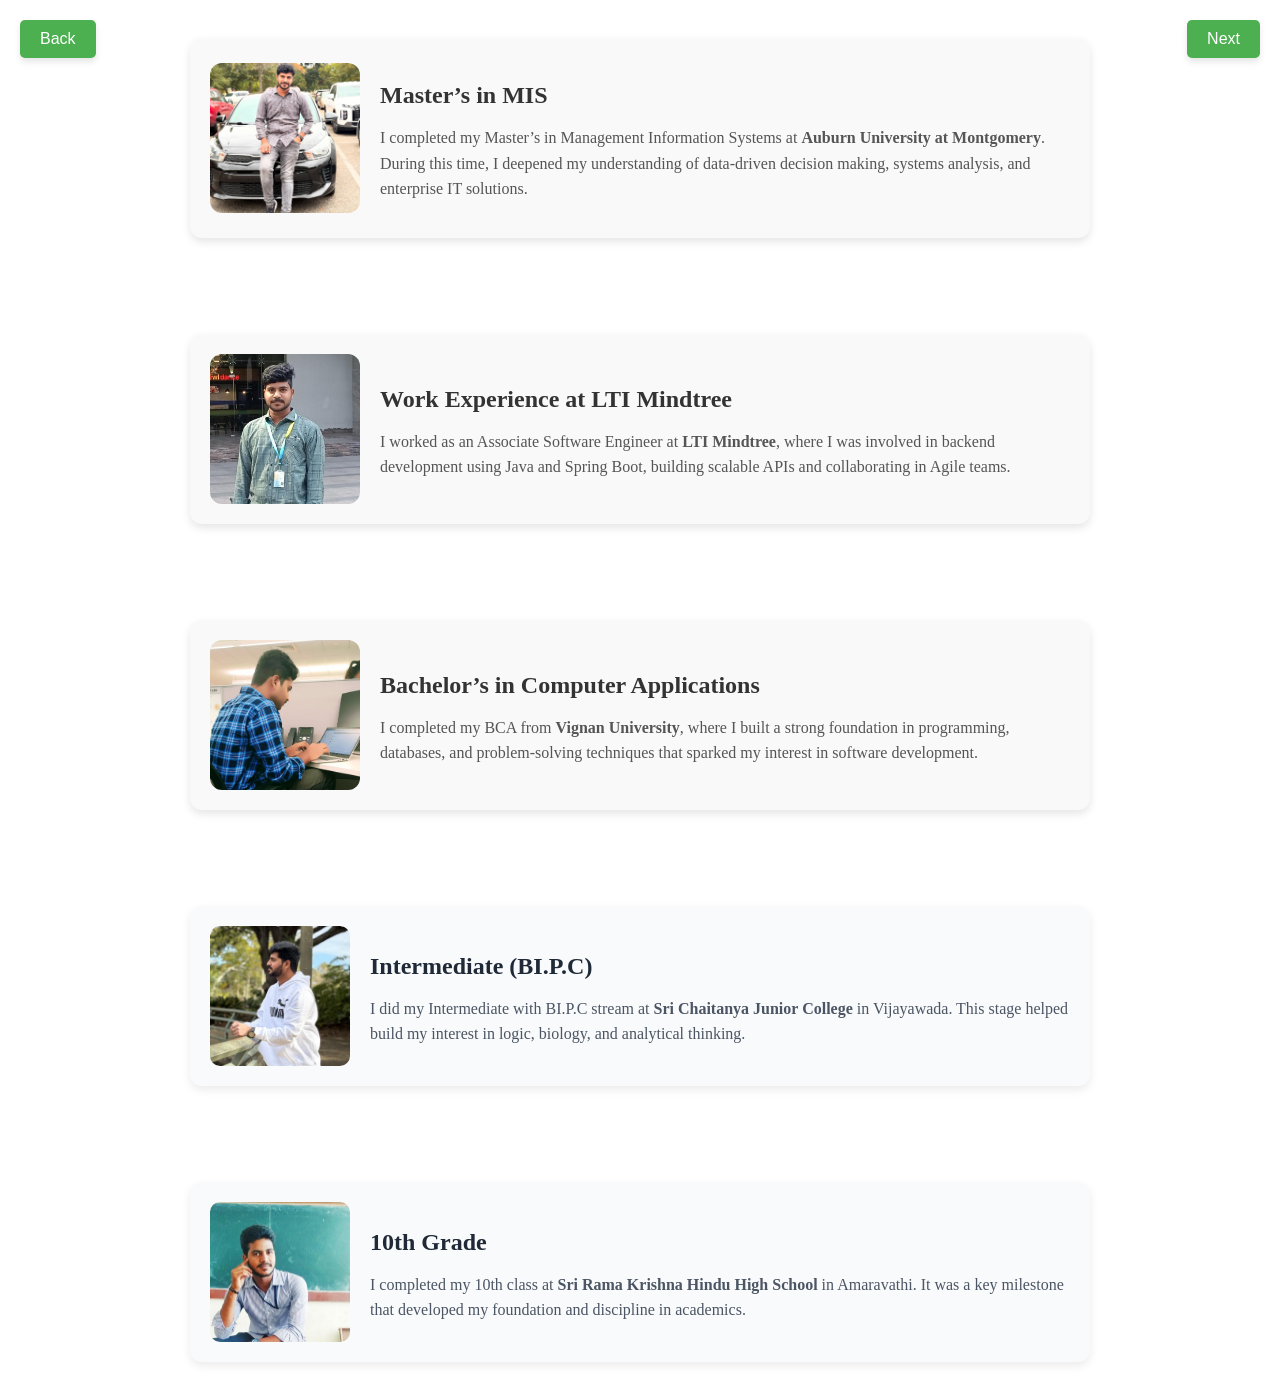
<file: about-me.html>
<html>
    <head>
        <title>About Me</title>
        <style>



.nav-btn {
    position: fixed;
    top: 20px; /* Distance from the top of the page */
    padding: 10px 20px; /* Padding around the text */
    font-size: 16px; /* Font size */
    color: white; /* Text color */
    background-color: #4CAF50; /* Green background color */
    border: none; /* No border */
    border-radius: 5px; /* Rounded corners */
    cursor: pointer; /* Pointer cursor on hover */
    box-shadow: 0px 4px 6px rgba(0, 0, 0, 0.1); /* Shadow for depth */
}

.back-btn {
    left: 20px; /* Position on the left side */
}

.next-btn {
    right: 20px; /* Position on the right side */
}

.nav-btn:hover {
    background-color: #45a049; /* Darker green when hovered */
}
          .about-me {
    display: flex;
    align-items: center;
    justify-content: flex-end; /* Push everything to the right */
    gap: 20px;
    padding: 20px;
    text-align: left; /* Align text properly */
    width: 100%;
    position: absolute;
    right: 0;
}

.text-container {
    font-size: 18px;
    font-weight: bold;
    color: #333;
    max-width: 300px;
}

.profile-container {
    width: 120px;
    height: 120px;
}

.profile-container img {
    width: 100%;
    height: 100%;
    border-radius: 50%;
    object-fit: cover;
    box-shadow: 0px 4px 6px rgba(0, 0, 0, 0.1);
}




.about-section {
    display: flex;
    flex-direction: column;
    gap: 30px;
    padding: 30px;
    max-width: 900px;
    margin: auto;
}

.about-block {
    display: flex;
    align-items: center;
    gap: 20px;
    background: #f9f9f9;
    padding: 20px;
    border-radius: 12px;
    box-shadow: 0 4px 8px rgba(0, 0, 0, 0.1);
}

.about-block img {
    width: 150px;
    height: 150px;
    object-fit: cover;
    border-radius: 12px;
    flex-shrink: 0;
}

.about-text {
    flex: 1;
}

.about-text h3 {
    margin-bottom: 10px;
    font-size: 1.5rem;
    color: #333;
}

.about-text p {
    font-size: 1rem;
    color: #555;
    line-height: 1.6;
}



.education-section {
  display: flex;
  flex-direction: column;
  gap: 30px;
  padding: 30px;
}

.education-item {
  display: flex;
  align-items: center;
  background-color: #f9fafb;
  border-radius: 12px;
  padding: 20px;
  gap: 20px;
  box-shadow: 0 4px 10px rgba(0, 0, 0, 0.08);
}

.education-img {
  width: 140px;
  height: 140px;
  border-radius: 10px;
  object-fit: cover;
  flex-shrink: 0;
}

.education-text {
  flex: 1;
}

.education-text h3 {
  font-size: 1.5rem;
  margin-bottom: 10px;
  color: #1f2937;
}

.education-text p {
  font-size: 1rem;
  color: #4b5563;
  line-height: 1.6;
}

/* Responsive for smaller screens */
@media (max-width: 768px) {
  .education-item {
    flex-direction: column;
    text-align: center;
  }

  .education-img {
    width: 100px;
    height: 100px;
  }
}


.back-button {
  position: absolute;
  top: 20px;
  right: 20px;
  background-color: #4b5563; /* Gray-700 */
  color: white;
  border: none;
  padding: 10px 20px;
  border-radius: 8px;
  cursor: pointer;
  font-size: 1rem;
  transition: background-color 0.3s ease;
  z-index: 999; /* Stay on top */
}

.back-button:hover {
  background-color: #1f2937; /* Gray-900 */
}


       </style>
    </head>
    
    <body>
        
        <script>
            window.alert("More about Ganesh");
        </script>
        <button class="nav-btn back-btn" onclick="window.history.back()">Back</button>
<button class="nav-btn next-btn" onclick="window.location.href='resume.html'">Next</button>

        
        
            <div class="about-section">
                <!-- Master's Section -->
                <div class="about-block">
                    <img src="masters.jpg" alt=" ">
                    <div class="about-text">
                        <h3>Master’s in MIS</h3>
                        <p>I completed my Master’s in Management Information Systems at <strong>Auburn University at Montgomery</strong>. During this time, I deepened my understanding of data-driven decision making, systems analysis, and enterprise IT solutions.</p>
                    </div>
                </div><br><br>
            
                <!-- Work Experience Section -->
                <div class="about-block">
                    <img src="job.jpg" alt="LTI Mindtree Work">
                    <div class="about-text">
                        <h3>Work Experience at LTI Mindtree</h3>
                        <p>I worked as an Associate Software Engineer at<strong> LTI Mindtree</strong>, where I was involved in backend development using Java and Spring Boot, building scalable APIs and collaborating in Agile teams.</p>
                    </div>
                </div><br><br>
            
                <!-- Bachelor's Section -->
                <div class="about-block">
                    <img src="vignan.jpg" alt="Bachelor's at Vignan University">
                    <div class="about-text">
                        <h3>Bachelor’s in Computer Applications</h3>
                        <p>I completed my BCA from <strong>Vignan University</strong>, where I built a strong foundation in programming, databases, and problem-solving techniques that sparked my interest in software development.</p>
                    </div>

                </div><br>
                <br>
                 <!-- Intermediate Section -->
            <div class="education-item">
                <img src="inter.jpg" alt=" " class="education-img">
                <div class="education-text">
                  <h3>Intermediate (BI.P.C)</h3>
                  <p>I did my Intermediate with BI.P.C stream at <strong> Sri Chaitanya Junior College</strong> in Vijayawada. This stage helped build my interest in logic, biology, and analytical thinking.</p>
                </div>
              </div><br><br>
            
              <!-- 10th Class Section -->
              <div class="education-item">
                <img src="srk.jpg" alt=" " class="education-img">
                <div class="education-text">
                  <h3>10th Grade</h3>
                  <p>I completed my 10th class at <Strong>Sri Rama Krishna Hindu High School</Strong> in Amaravathi. It was a key milestone that developed my foundation and discipline in academics.</p>
                </div>
              </div>
            
</body>
</html>
</file>
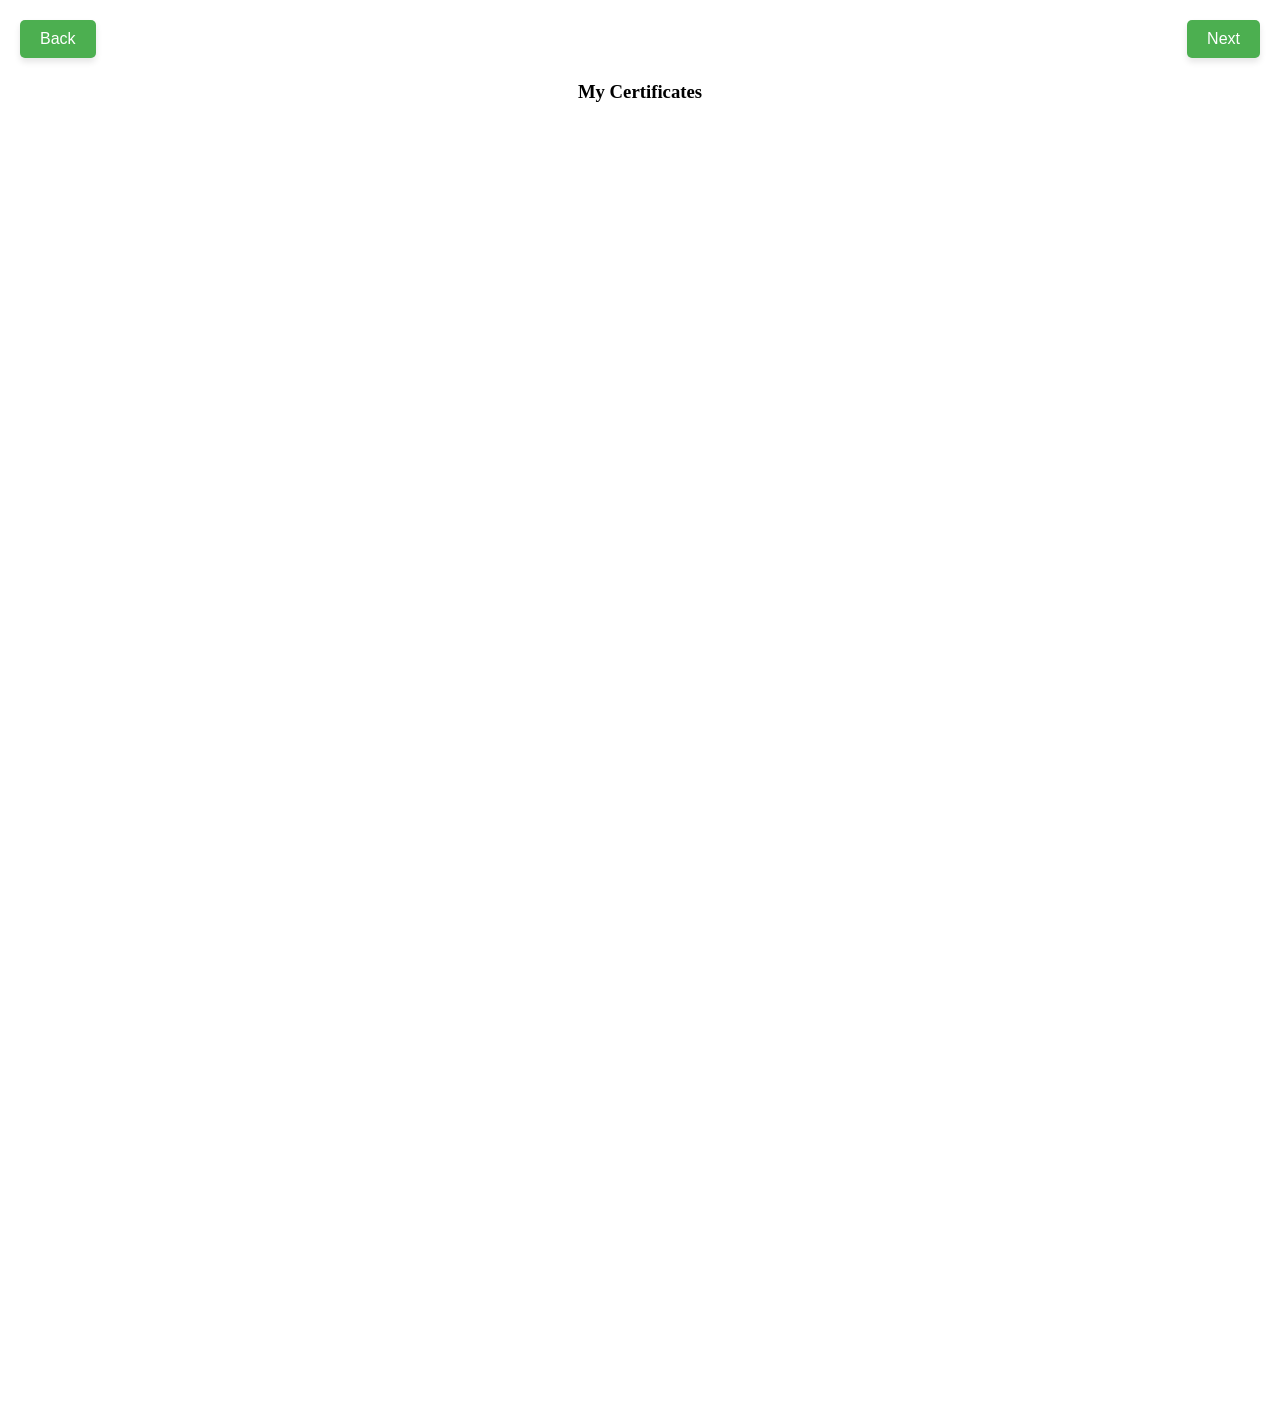
<file: certificate.html>
<html>
    <head>
        <style>

.nav-btn {
    position: fixed;
    top: 20px; /* Distance from the top of the page */
    padding: 10px 20px; /* Padding around the text */
    font-size: 16px; /* Font size */
    color: white; /* Text color */
    background-color: #4CAF50; /* Green background color */
    border: none; /* No border */
    border-radius: 5px; /* Rounded corners */
    cursor: pointer; /* Pointer cursor on hover */
    box-shadow: 0px 4px 6px rgba(0, 0, 0, 0.1); /* Shadow for depth */
}

.back-btn {
    left: 20px; /* Position on the left side */
}

.next-btn {
    right: 20px; /* Position on the right side */
}

.nav-btn:hover {
    background-color: #45a049; /* Darker green when hovered */
}

.pdf{
    height : 70vh;
    width: 100%;
    border: none;
  margin-top: 10px;
}
.pdf2{
    height : 70vh;
    width: 100%;
    border: none;
  margin-top: 10px;
}


            </style>
            </head>
<body>
    <button class="nav-btn back-btn" onclick="window.history.back()">Back</button>
<button class="nav-btn next-btn" onclick="window.location.href='contact.html'">Next</button><br><br>
<br>
<h3 style="text-align: center;">My Certificates</h3>

<iframe src="Certificate.1.pdf" class="pdf"></iframe><br>

<iframe src="Certificate.2.pdf" class="pdf2"></iframe>

    </body>
</html>
</file>
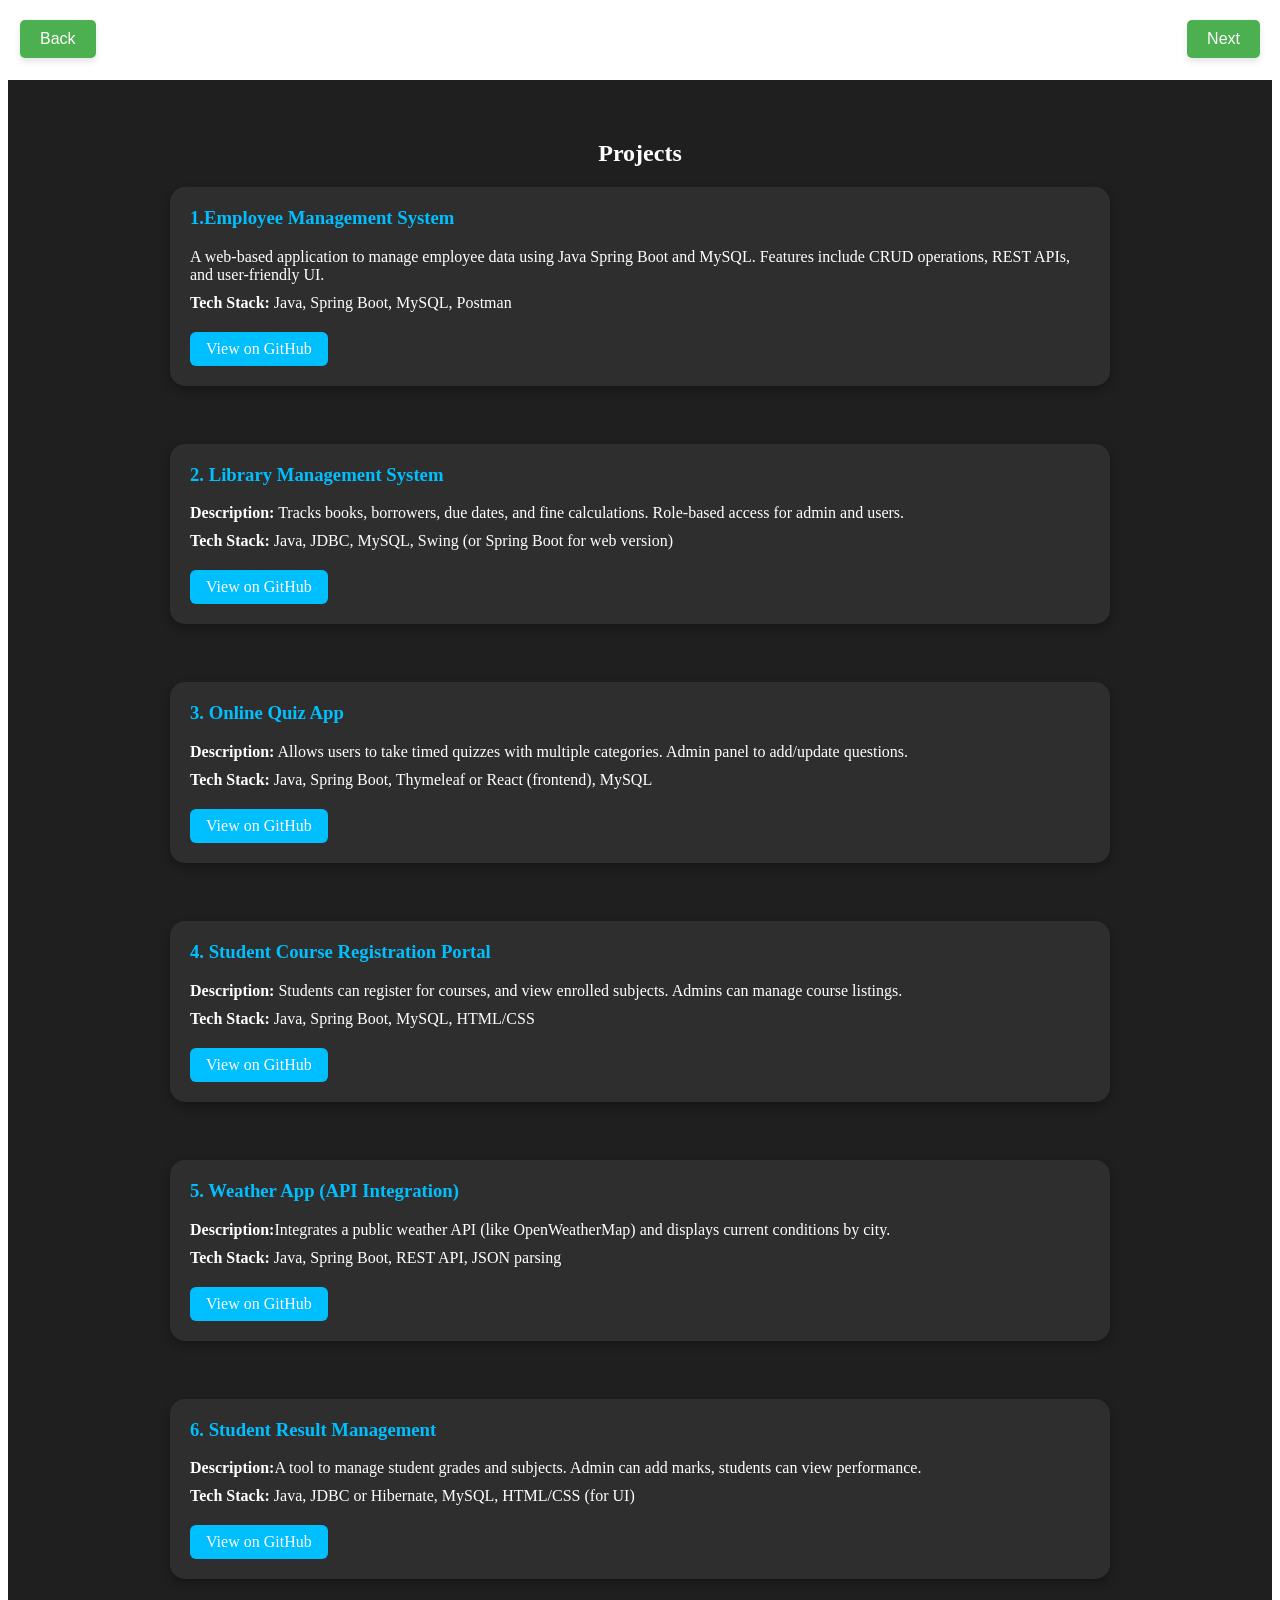
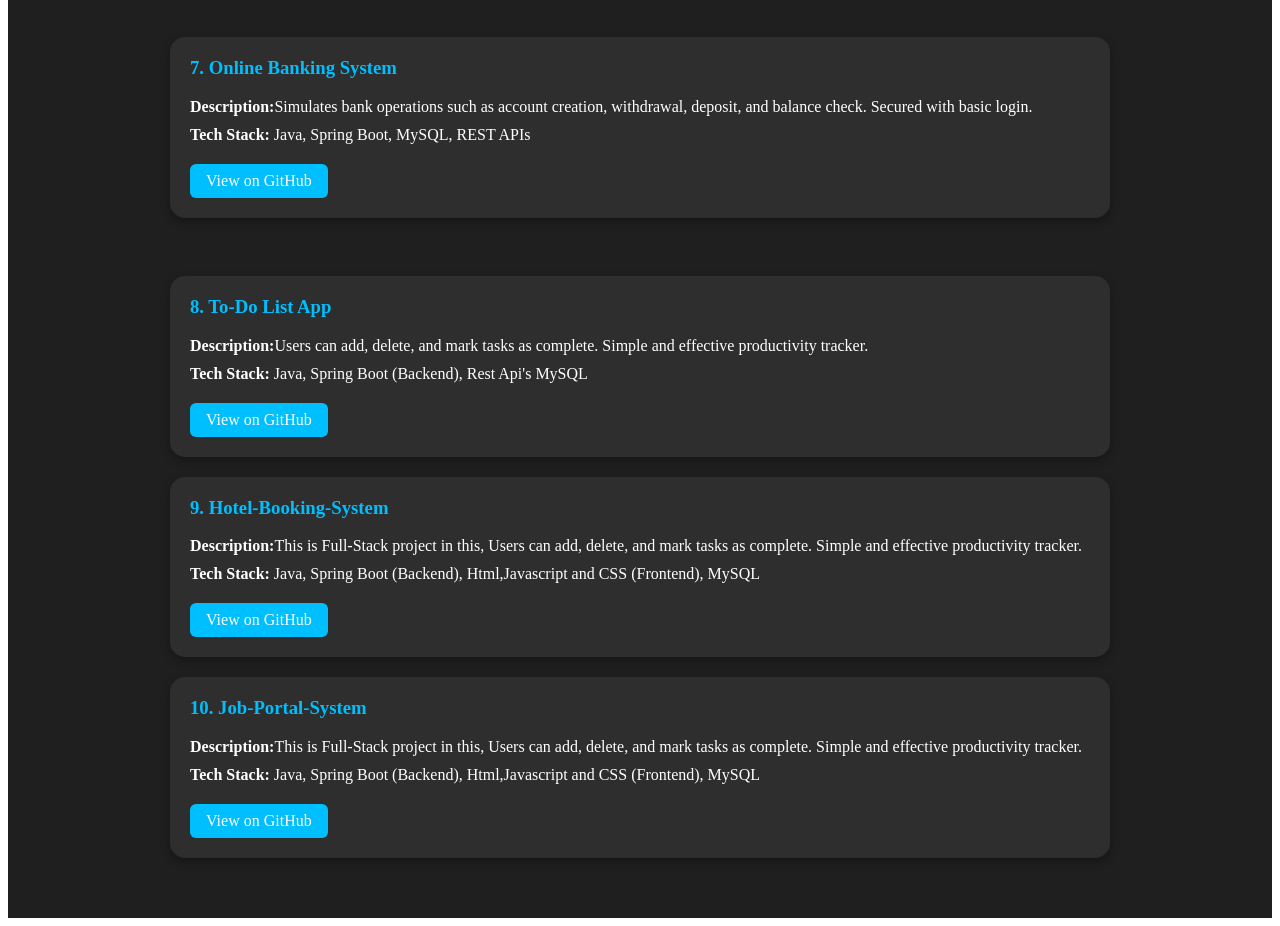
<file: projects.html>
<html>
    <head>
        <style>
           .nav-btn {
    position: fixed;
    top: 20px; /* Distance from the top of the page */
    padding: 10px 20px; /* Padding around the text */
    font-size: 16px; /* Font size */
    color: white; /* Text color */
    background-color: #4CAF50; /* Green background color */
    border: none; /* No border */
    border-radius: 5px; /* Rounded corners */
    cursor: pointer; /* Pointer cursor on hover */
    box-shadow: 0px 4px 6px rgba(0, 0, 0, 0.1); /* Shadow for depth */
}

.back-btn {
    left: 20px; /* Position on the left side */
}

.next-btn {
    right: 20px; /* Position on the right side */
}

.nav-btn:hover {
    background-color: #45a049; /* Darker green when hovered */
}


.projects-section {
  padding: 40px;
  background-color: #1f1f1f;
  color: white;
  text-align: center;
}

.project-card {
  display: flex;
  flex-wrap: wrap;
  background-color: #2e2e2e;
  margin: 20px auto;
  border-radius: 15px;
  padding: 20px;
  max-width: 900px;
  box-shadow: 0 4px 10px rgba(0, 0, 0, 0.3);
}

.project-img {
  flex: 1;
  max-width: 250px;
  border-radius: 10px;
  margin-right: 20px;
}

.project-details {
  flex: 2;
  text-align: left;
}

.project-details h3 {
  margin-top: 0;
  color: #00bfff;
}

.project-details p {
  margin: 10px 0;
}

.project-link {
  display: inline-block;
  margin-top: 10px;
  padding: 8px 16px;
  background-color: #00bfff;
  color: white;
  text-decoration: none;
  border-radius: 6px;
  transition: background 0.3s ease;
}

.project-link:hover {
  background-color: #007acc;
}




        </style>
    </head>
    <body>
<script>
    window.alert("This Page Will Display the Projects of Ganesh");
</script>
<button class="nav-btn back-btn" onclick="window.history.back()">Back</button>
<button class="nav-btn next-btn" onclick="window.location.href='certificate.html'">Next</button><br><br>
<br><br>
    
           <section class="projects-section">
            <h2>Projects</h2>
          
            <div class="project-card">
           
              <div class="project-details">
                <h3>1.Employee Management System</h3>
                <p>A web-based application to manage employee data using Java Spring Boot and MySQL. Features include CRUD operations, REST APIs, and user-friendly UI.</p>
                <p><strong>Tech Stack:</strong> Java, Spring Boot, MySQL, Postman</p>
                <a href="https://github.com/ganesh8020/my-files" target="_blank" class="project-link">View on GitHub</a>
              </div>
            </div><br>            

            <div class="project-card">
              <div class="project-details">
                <h3>2. Library Management System</h3>
                <p><strong>Description:</strong> Tracks books, borrowers, due dates, and fine calculations. Role-based access for admin and users.</p>
                <p><strong>Tech Stack:</strong> Java, JDBC, MySQL, Swing (or Spring Boot for web version)</p>
                <a href="https://github.com/ganesh8020/my-files" target="_blank" class="project-link">View on GitHub</a>
              </div>
            </div><br>
            

            <div class="project-card">
              <div class="project-details">
                <h3>3. Online Quiz App</h3>
                <p><strong>Description:</strong> Allows users to take timed quizzes with multiple categories. Admin panel to add/update questions.</p>
                <p><strong>Tech Stack:</strong> Java, Spring Boot, Thymeleaf or React (frontend), MySQL </p>
                <a href="https://github.com/ganesh8020/my-files" target="_blank" class="project-link">View on GitHub</a>
              </div>
            </div><br>


            <div class="project-card">
              <div class="project-details">
                <h3>4.  Student Course Registration Portal</h3>
                <p><strong>Description:</strong> Students can register for courses, and view enrolled subjects. Admins can manage course listings.</p>
                <p><strong>Tech Stack:</strong> Java, Spring Boot, MySQL, HTML/CSS </p>
                <a href="https://github.com/ganesh8020/my-files" target="_blank" class="project-link">View on GitHub</a>
              </div>
            </div><br>

            <div class="project-card">
              <div class="project-details">
                <h3>5. Weather App (API Integration)</h3>
                <p><strong>Description:</strong>Integrates a public weather API (like OpenWeatherMap) and displays current conditions by city.</p>
                <p><strong>Tech Stack:</strong>  Java, Spring Boot, REST API, JSON parsing</p>
                <a href="https://github.com/ganesh8020/my-files" target="_blank" class="project-link">View on GitHub</a>
              </div>
            </div><br>
            
            <div class="project-card">
              <div class="project-details">
                <h3>6.  Student Result Management</h3>
                <p><strong>Description:</strong>A tool to manage student grades and subjects. Admin can add marks, students can view performance.</p>
                <p><strong>Tech Stack:</strong>  Java, JDBC or Hibernate, MySQL, HTML/CSS (for UI)</p>
                <a href="https://github.com/ganesh8020/my-files" target="_blank" class="project-link">View on GitHub</a>
              </div>
            </div><br>


            <div class="project-card">
              <div class="project-details">
                <h3>7.  Online Banking System</h3>
                <p><strong>Description:</strong>Simulates bank operations such as account creation, withdrawal, deposit, and balance check. Secured with basic login.</p>
                <p><strong>Tech Stack:</strong>  Java, Spring Boot, MySQL, REST APIs</p>
                <a href="https://github.com/ganesh8020/my-files" target="_blank" class="project-link">View on GitHub</a>
              </div>
            </div><br>
            

            <div class="project-card">
              <div class="project-details">
                <h3>8.  To-Do List App</h3>
                <p><strong>Description:</strong>Users can add, delete, and mark tasks as complete. Simple and effective productivity tracker.</p>
                <p><strong>Tech Stack:</strong>  Java, Spring Boot (Backend), Rest Api's MySQL</p>
                <a href="https://github.com/ganesh8020/my-files" target="_blank" class="project-link">View on GitHub</a>
              </div>
            </div>

            <div class="project-card">
              <div class="project-details">
                <h3>9. Hotel-Booking-System</h3>
                <p><strong>Description:</strong>This is Full-Stack project in this, Users can add, delete, and mark tasks as complete. Simple and effective productivity tracker.</p>
                <p><strong>Tech Stack:</strong>  Java, Spring Boot (Backend), Html,Javascript and CSS (Frontend), MySQL</p>
                <a href="https://ganesh8020.github.io/My-Portfolio" target="_blank" class="project-link">View on GitHub</a>
              </div>
            </div>
            
            <div class="project-card">
              <div class="project-details">
                <h3>10. Job-Portal-System</h3>
                <p><strong>Description:</strong>This is Full-Stack project in this, Users can add, delete, and mark tasks as complete. Simple and effective productivity tracker.</p>
                <p><strong>Tech Stack:</strong>  Java, Spring Boot (Backend), Html,Javascript and CSS (Frontend), MySQL</p>
                <a href="https://ganesh8020.github.io/My-Portfolio" target="_blank" class="project-link">View on GitHub</a>
              </div>
            </div>
            <!-- Add more project-cards here for additional projects -->
          </section>
          

</body>
    </html>
</file>
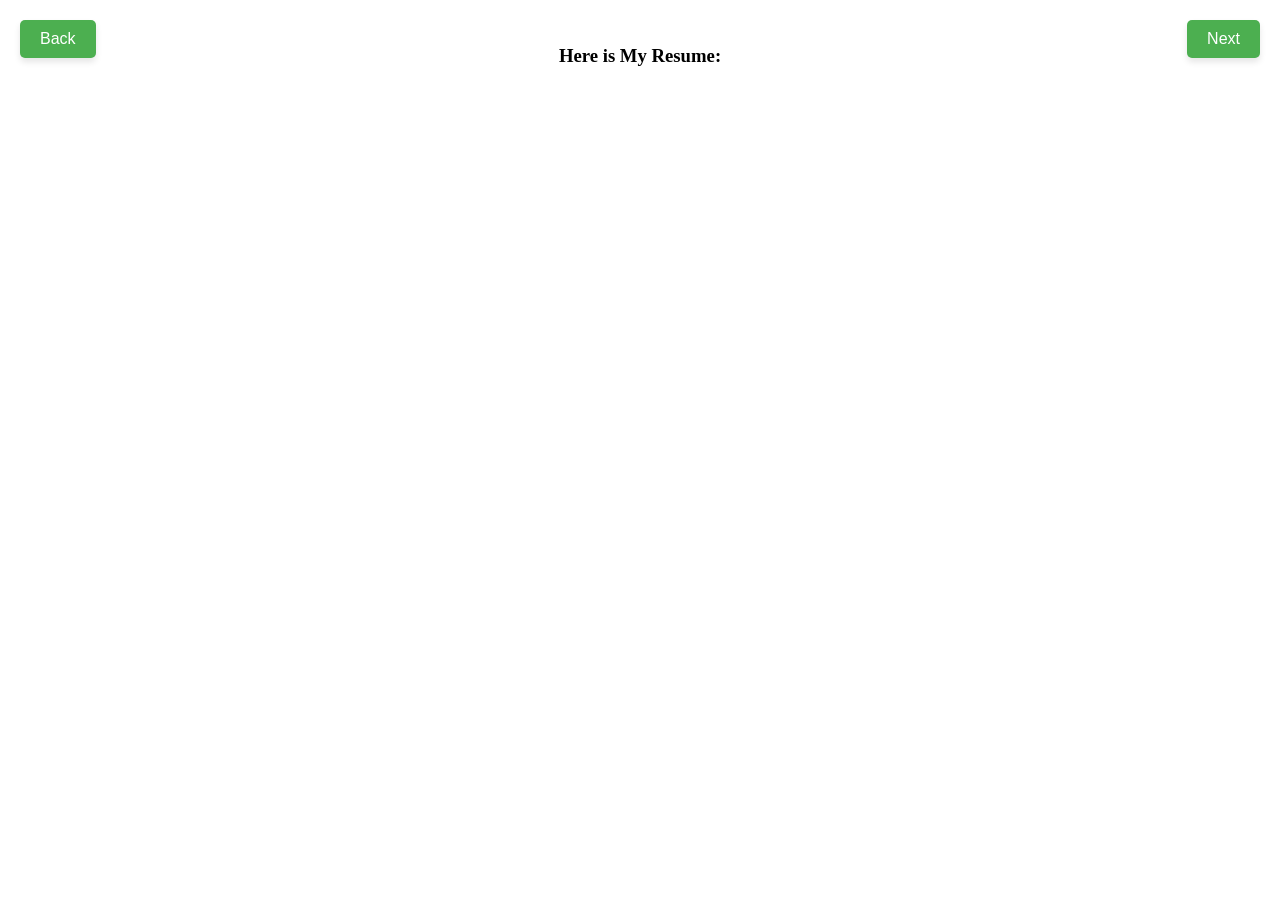
<file: resume.html>
<html>
    <head>
        <style>
            .nav-btn {
    position: fixed;
    top: 20px; /* Distance from the top of the page */
    padding: 10px 20px; /* Padding around the text */
    font-size: 16px; /* Font size */
    color: white; /* Text color */
    background-color: #4CAF50; /* Green background color */
    border: none; /* No border */
    border-radius: 5px; /* Rounded corners */
    cursor: pointer; /* Pointer cursor on hover */
    box-shadow: 0px 4px 6px rgba(0, 0, 0, 0.1); /* Shadow for depth */
}

.back-btn {
    left: 20px; /* Position on the left side */
}

.next-btn {
    right: 20px; /* Position on the right side */
}

.nav-btn:hover {
    background-color: #45a049; /* Darker green when hovered */
}

.resume-embed {
  width: 100%;
  height: 80vh;
  border: none;
  margin-top: 10px;
} 
        </style>
    </head>
<body>
<script>
    window.alert("This Page Will Display the Resume of Ganesh");
</script>
<button class="nav-btn back-btn" onclick="window.history.back()">Back</button>
<button class="nav-btn next-btn" onclick="window.location.href='projects.html'">Next</button><br>
<section class="about-me">
 
    <h3 style="text-align: center;">Here is My Resume:</h3>
    
  <!-- Embed the PDF -->
  <iframe src="Ganesh-Resume.pdf" class="resume-embed"></iframe>
</body>
</html>
</file>
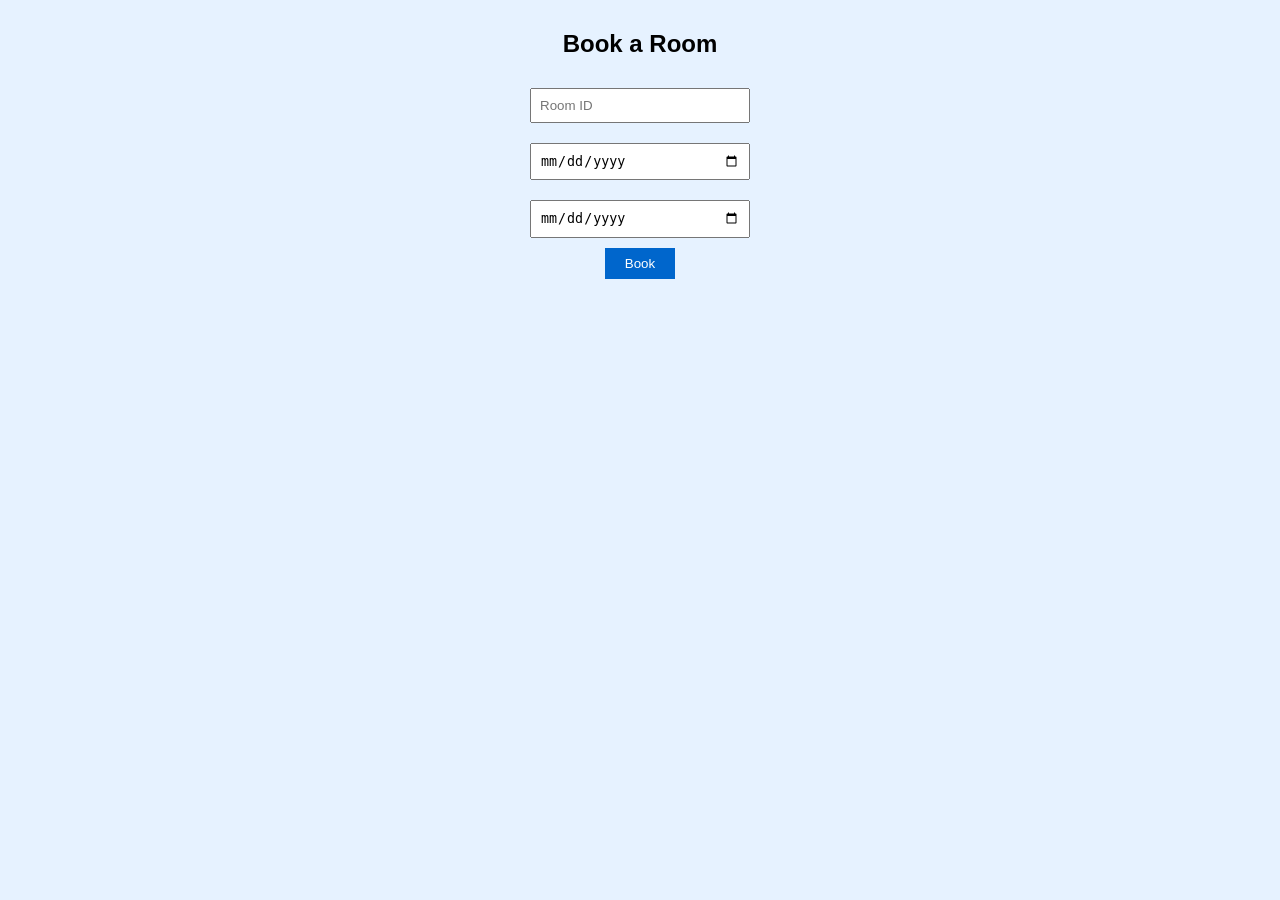
<file: My Projects/Hotel-Booking-System/Hotel-Booking-System/src/main/resources/hotel-booking-frontend/book.html>
<!DOCTYPE html>
<html>
<head>
  <title>Book a Room</title>
  <link rel="stylesheet" href="style.css">
</head>
<body>
  <h2>Book a Room</h2>
  <form id="bookForm">
    <input type="number" id="roomId" placeholder="Room ID" required><br>
    <input type="date" id="checkIn"><br>
    <input type="date" id="checkOut"><br>
    <button type="submit">Book</button>
  </form>

  <script>
    document.getElementById("bookForm").addEventListener("submit", async function(e) {
      e.preventDefault();
  
      const booking = {
        userId: localStorage.getItem("userId"), // Ensure this exists
        roomId: document.getElementById("roomId").value,
        checkInDate: document.getElementById("checkIn").value,
        checkOutDate: document.getElementById("checkOut").value,
        totalPrice: 0 // Backend should ideally calculate this
      };
  
      try {
        const res = await fetch("http://localhost:8080/bookings/make", {
  method: "POST",
  headers: { "Content-Type": "application/json" },
  body: JSON.stringify(booking)
});

if (res.ok) {
  alert("Room booked successfully!");
} else {
  alert("Booking failed.");
}

      } catch (error) {
        alert("Error: " + error.message);
      }
    });
  </script>
  
</body>
</html>
</file>
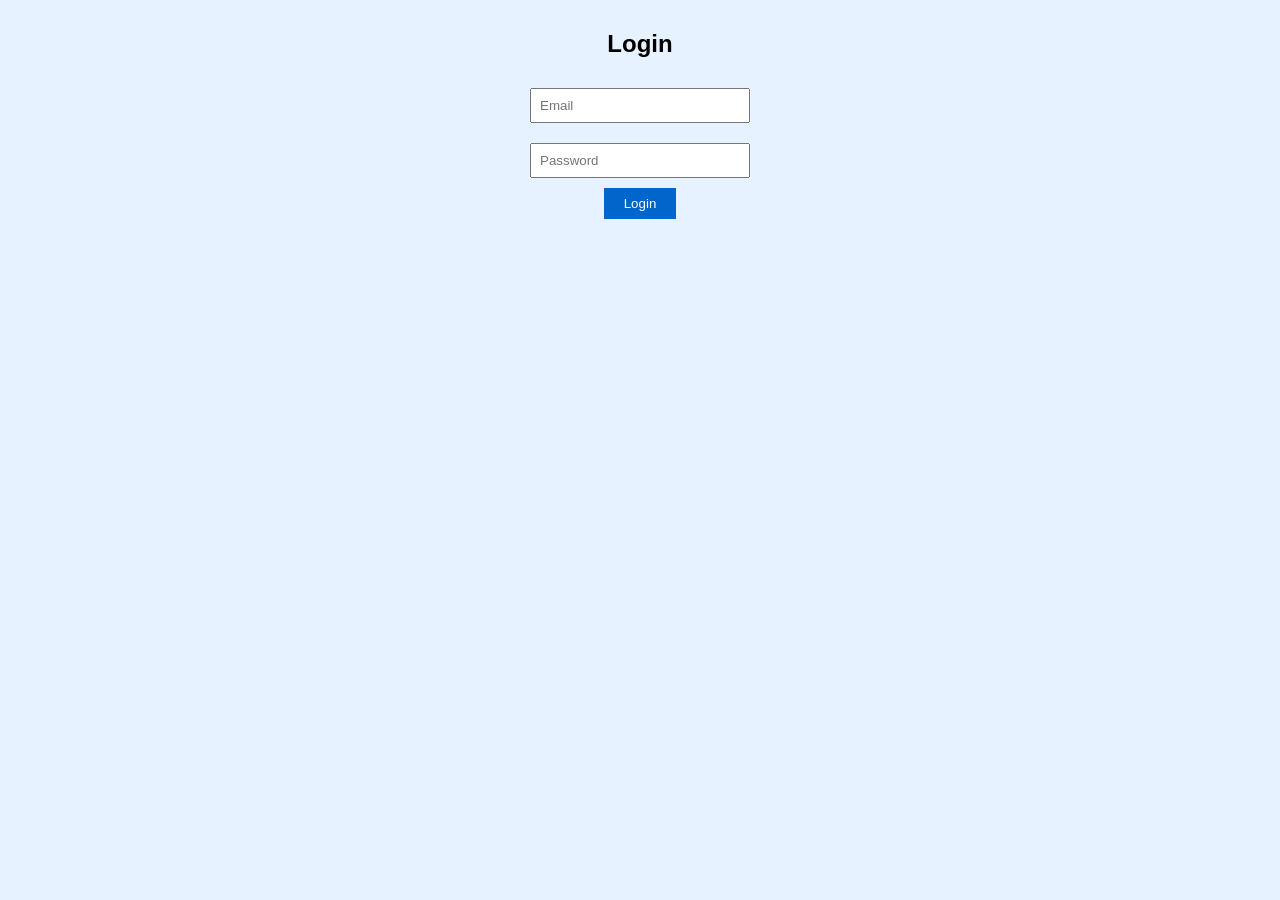
<file: My Projects/Hotel-Booking-System/Hotel-Booking-System/src/main/resources/hotel-booking-frontend/login.html>
<!DOCTYPE html>
<html>
<head>
  <title>Login</title>
  <link rel="stylesheet" href="style.css">
</head>
<body>
  <h2>Login</h2>
  <form id="loginForm">
    <input type="email" id="email" placeholder="Email" required><br>
    <input type="password" id="password" placeholder="Password" required><br>
    <button type="submit">Login</button>
  </form>
  <script>
    document.getElementById("loginForm").addEventListener("submit", async function(e) {
      e.preventDefault();
      const login = {
        email: document.getElementById("email").value,
        password: document.getElementById("password").value
      };
      const res = await fetch("http://localhost:8080/users/login", {
        method: "POST",
        headers: { "Content-Type": "application/json" },
        body: JSON.stringify(login)
      });
      const data = await res.json();
      alert("Login Successful. User ID: " + data.userId);
      localStorage.setItem("userId", data.userId);
    });
  </script>
</body>
</html>
</file>
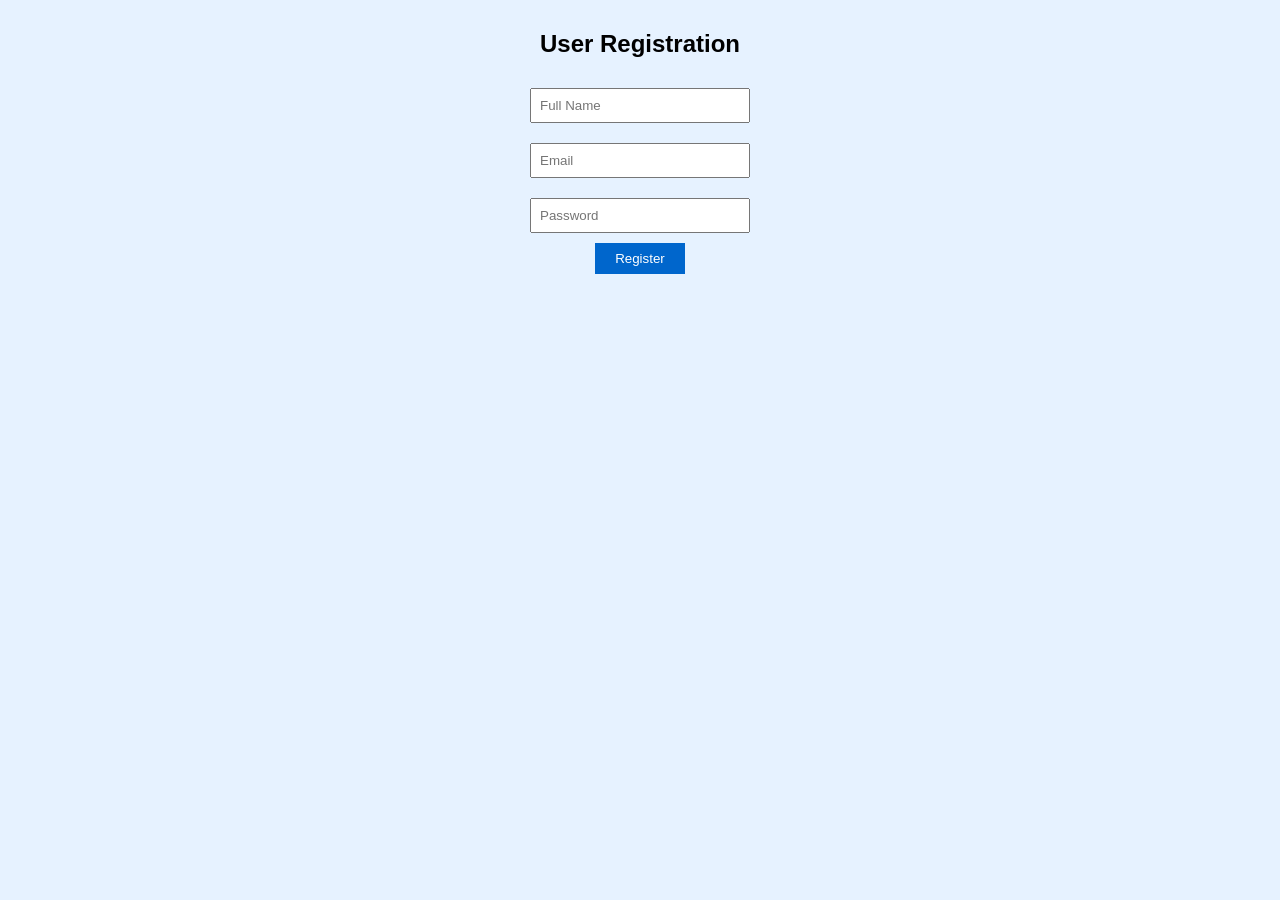
<file: My Projects/Hotel-Booking-System/Hotel-Booking-System/src/main/resources/hotel-booking-frontend/register.html>
<!DOCTYPE html>
<html>
<head>
  <title>Register</title>
  <link rel="stylesheet" href="style.css">
</head>
<body>
  <h2>User Registration</h2>
  <form id="registerForm">
    <input type="text" id="name" placeholder="Full Name" required><br>
    <input type="email" id="email" placeholder="Email" required><br>
    <input type="password" id="password" placeholder="Password" required><br>
    <button type="submit">Register</button>
  </form>
  
  <script>
    document.getElementById("registerForm").addEventListener("submit", async function(e) {
      e.preventDefault(); // prevents page reload
  
      const user = {
        name: document.getElementById("name").value,
        email: document.getElementById("email").value,
        password: document.getElementById("password").value
      };
  
      try {
        const response = await fetch("http://localhost:8080/users/register", {
          method: "POST",
          headers: { "Content-Type": "application/json" },
          body: JSON.stringify(user)
        });
  
        if (response.ok) {
          alert("Registered Successfully!");
        } else {
          const error = await response.text();
          alert("Registration failed: " + error);
        }
      } catch (err) {
        console.error("Error:", err);
        alert("Something went wrong. See console.");
      }
    });
  </script>
</file>
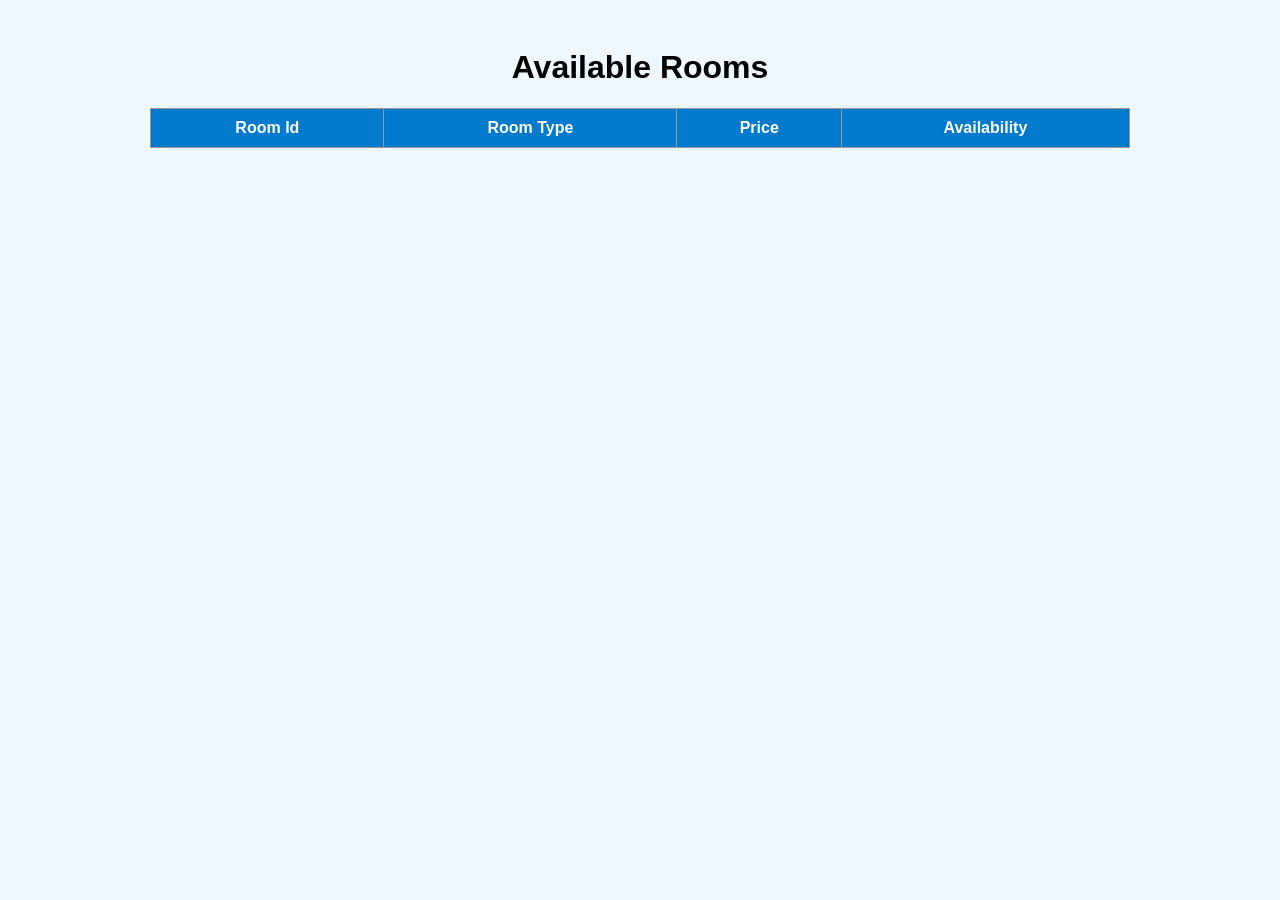
<file: My Projects/Hotel-Booking-System/Hotel-Booking-System/src/main/resources/hotel-booking-frontend/rooms.html>
<!DOCTYPE html>
<html lang="en">
<head>
  <meta charset="UTF-8">
  <title>View Rooms</title>
  <style>
    body {
      background-color: #f0f8ff;
      font-family: Arial;
      padding: 20px;
    }
    h1 {
      text-align: center;
    }
    table {
      margin: auto;
      border-collapse: collapse;
      width: 80%;
    }
    th, td {
      border: 1px solid #999;
      padding: 10px;
      text-align: center;
    }
    th {
      background-color: #007acc;
      color: white;
    }
  </style>
</head>
<body>
  <h1>Available Rooms</h1>
  <table id="roomTable">
    <thead>
      <tr>
        <th>Room Id</th>
        <th>Room Type</th>
        <th>Price</th>
        <th>Availability</th>
      </tr>
    </thead>
    <tbody></tbody>
  </table>

  <script>
    
    fetch('http://localhost:8080/room/getall')
  .then(response => response.json())
  .then(data => {
    const table = document.querySelector('#roomTable tbody');
    table.innerHTML = ''; // clear previous rows
    data.forEach(room => {
      const row = `<tr>
        <td>${room.roomId}</td>
        <td>${room.roomType}</td>
        <td>$${room.pricePerNight}</td>
        <td>${room.available ? 'Available' : 'Booked'}</td>
      </tr>`;
      table.innerHTML += row;
    });
  })
  .catch(error => {
    console.error('Error fetching rooms:', error);
  });

  </script>
</body>
</html>
</file>
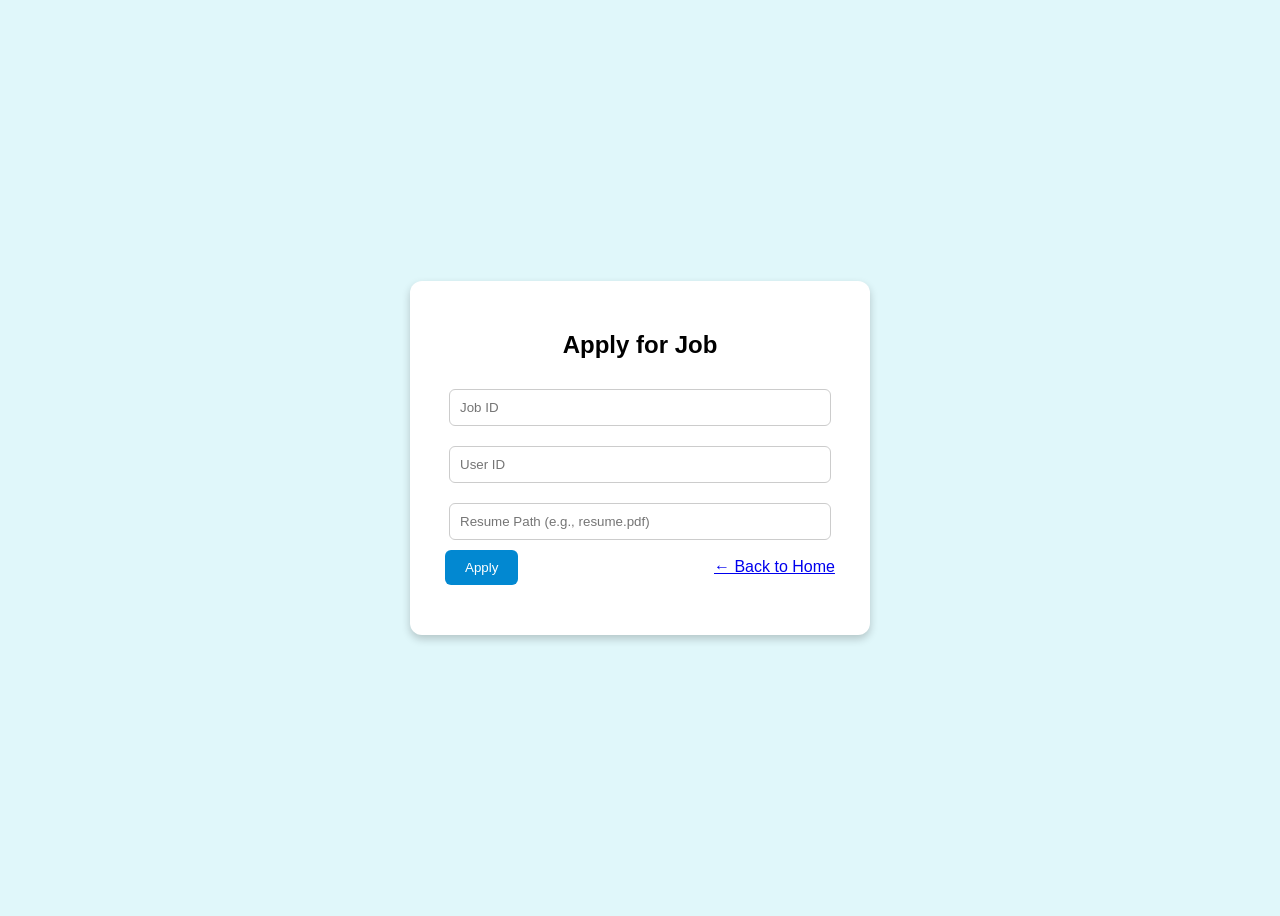
<file: My Projects/Job-Portal-System/Job-Portal-System/src/main/resources/job-portal-frontend-html/apply-job.html>
<!DOCTYPE html>
<html>
<head>
  <title>Apply for Job</title>
  <style>
    body {
      background-color: #e0f7fa; /* light blue */
      display: flex;
      justify-content: center;
      align-items: center;
      height: 100vh;
      font-family: Arial, sans-serif;
    }

    .form-container {
      background-color: #ffffff;
      padding: 30px;
      border-radius: 12px;
      box-shadow: 0 4px 8px rgba(0, 0, 0, 0.2);
      text-align: center;
      width: 400px;
    }

    input {
      width: 90%;
      padding: 10px;
      margin: 10px 0;
      border: 1px solid #ccc;
      border-radius: 6px;
    }

    button {
      padding: 10px 20px;
      background-color: #0288d1;
      color: white;
      border: none;
      border-radius: 6px;
      cursor: pointer;
    }

    button:hover {
      background-color: #0277bd;
    }

    #responseMsg {
      margin-top: 20px;
      font-weight: bold;
      color: green;
    }
  </style>
</head>
<body>

  <div class="form-container">
    <h2>Apply for Job</h2>
    <form id="applyForm">
      <input type="number" id="jobId" placeholder="Job ID" required><br>
      <input type="number" id="userId" placeholder="User ID" required><br>
      <input type="text" id="resumePath" placeholder="Resume Path (e.g., resume.pdf)" required><br>
      <button type="submit">Apply</button>&nbsp;&nbsp;&nbsp;&nbsp;&nbsp;&nbsp;&nbsp;&nbsp;&nbsp;&nbsp;
      &nbsp;&nbsp;&nbsp;&nbsp;&nbsp;&nbsp;&nbsp;&nbsp;&nbsp;&nbsp;
      &nbsp;&nbsp;&nbsp;&nbsp;&nbsp;&nbsp;&nbsp;&nbsp;&nbsp;&nbsp;
      &nbsp;&nbsp;&nbsp;&nbsp;&nbsp;&nbsp;&nbsp;&nbsp;&nbsp;&nbsp;
      <a href="index.html">← Back to Home</a>
    </form>

    <p id="responseMsg"></p>
  </div>

  <script>
    document.getElementById("applyForm").addEventListener("submit", function (e) {
      e.preventDefault();

      const application = {
        jobId: document.getElementById("jobId").value,
        userId: document.getElementById("userId").value,
        resumePath: document.getElementById("resumePath").value
      };

      fetch("http://localhost:8080/job/apply", {
        method: "POST",
        headers: {
          "Content-Type": "application/json"
        },
        body: JSON.stringify(application)
      })
      .then(response => {
        if (!response.ok) throw new Error("Network error");
        return response.text();
      })
      .then(data => {
        document.getElementById("responseMsg").innerText = data;
      })
      .catch(error => {
        document.getElementById("responseMsg").innerText = "Error occurred during application";
        console.error("Error:", error);
      });
    });
  </script>

</body>
</html>
</file>
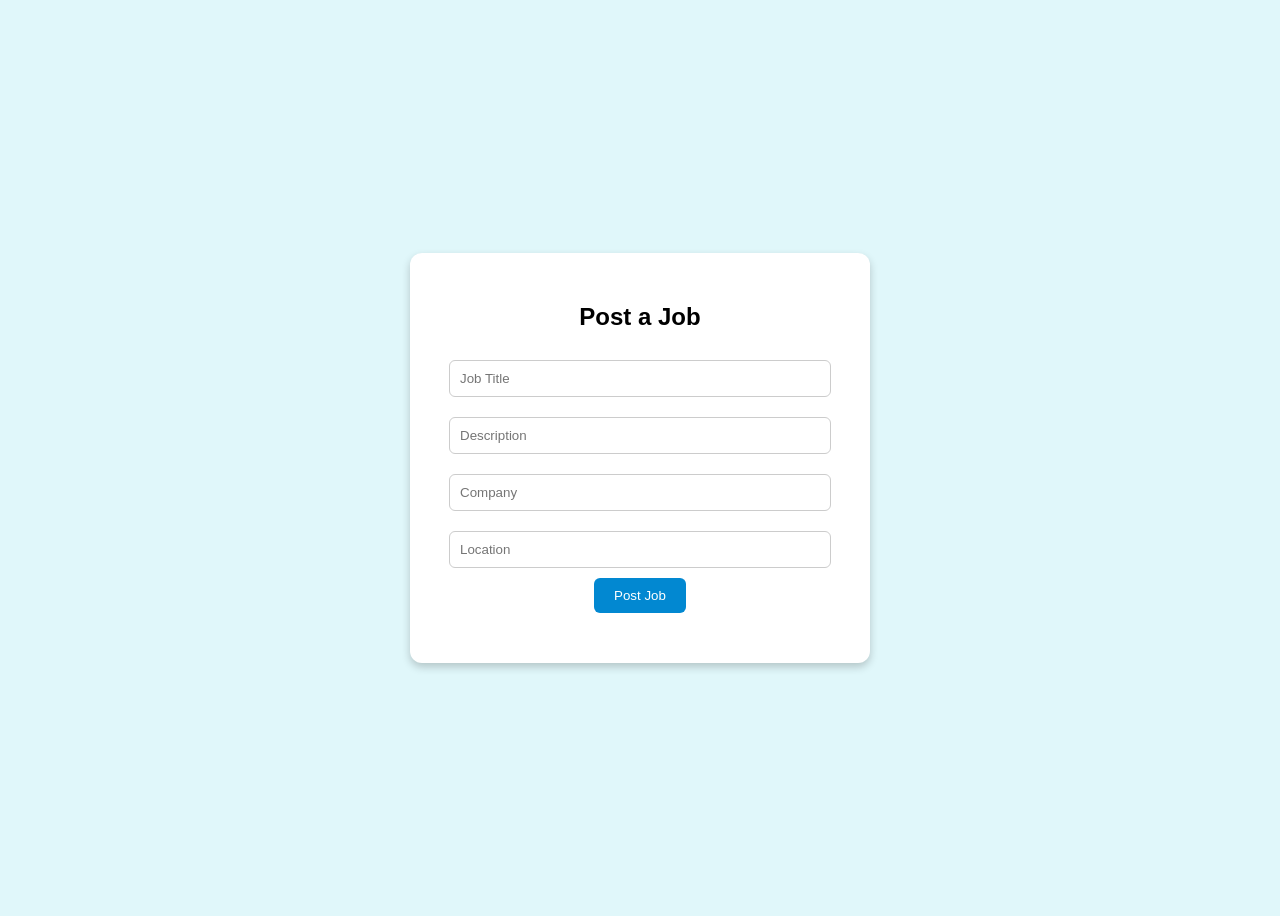
<file: My Projects/Job-Portal-System/Job-Portal-System/src/main/resources/job-portal-frontend-html/post-job.html>
<!DOCTYPE html>
<html>
<head>
  <title>Post Job</title>
  <style>
    body {
      background-color: #e0f7fa; /* light blue */
      display: flex;
      justify-content: center;
      align-items: center;
      height: 100vh;
      font-family: Arial, sans-serif;
    }

    .form-container {
      background-color: #ffffff;
      padding: 30px;
      border-radius: 12px;
      box-shadow: 0 4px 8px rgba(0, 0, 0, 0.2);
      text-align: center;
      width: 400px;
    }

    input {
      width: 90%;
      padding: 10px;
      margin: 10px 0;
      border: 1px solid #ccc;
      border-radius: 6px;
    }

    button {
      padding: 10px 20px;
      background-color: #0288d1;
      color: white;
      border: none;
      border-radius: 6px;
      cursor: pointer;
    }

    button:hover {
      background-color: #0277bd;
    }

    #responseMsg {
      margin-top: 20px;
      font-weight: bold;
      color: green;
    }
  </style>
</head>
<body>

  <div class="form-container">
    <h2>Post a Job</h2>
    <form id="jobForm">
      <input type="text" id="title" placeholder="Job Title" required><br>
      <input type="text" id="description" placeholder="Description" required><br>
      <input type="text" id="company" placeholder="Company" required><br>
      <input type="text" id="location" placeholder="Location" required><br>
      <button type="submit">Post Job</button>
    </form>

    <p id="responseMsg"></p>
  </div>

  <script>
    document.getElementById("jobForm").addEventListener("submit", function (e) {
      e.preventDefault();

      const job = {
        title: document.getElementById("title").value,
        description: document.getElementById("description").value,
        company: document.getElementById("company").value,
        location: document.getElementById("location").value
      };

      fetch("http://localhost:8080/job/jobs", {
        method: "POST",
        headers: {
          "Content-Type": "application/json"
        },
        body: JSON.stringify(job)
      })
      .then(response => {
        if (!response.ok) throw new Error("Network error");
        return response.json();
      })
      .then(data => {
        document.getElementById("responseMsg").innerText = "Job posted successfully!";
      })
      .catch(error => {
        document.getElementById("responseMsg").innerText = "Error occurred while posting job";
        console.error("Error:", error);
      });
    });
  </script>
</body>
</html>
</file>
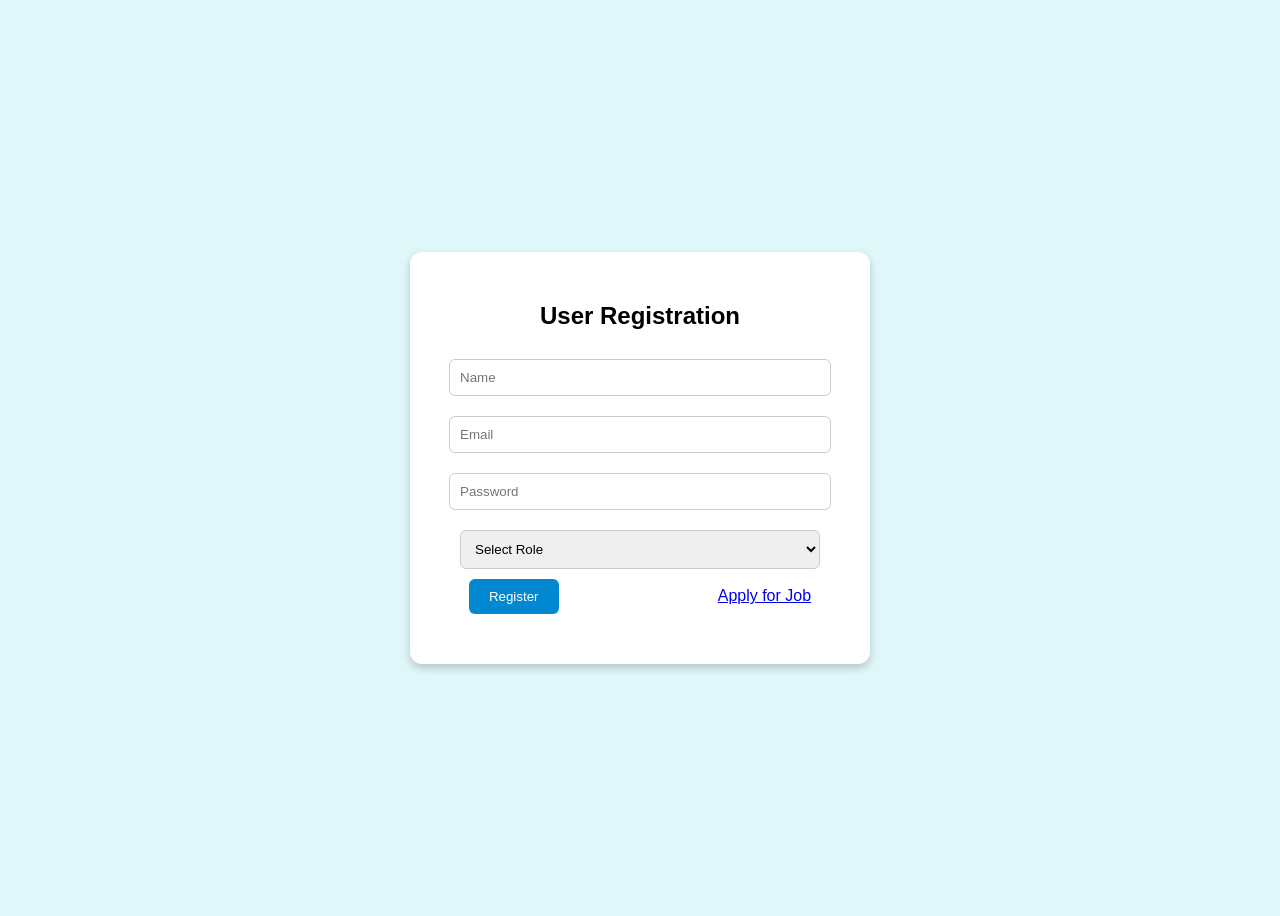
<file: My Projects/Job-Portal-System/Job-Portal-System/src/main/resources/job-portal-frontend-html/user.html>
<!DOCTYPE html>
<html>
<head>
  <title>User Registration</title>
  <style>
    body {
      background-color: #e0f7fa; /* light blue */
      display: flex;
      justify-content: center;
      align-items: center;
      height: 100vh;
      font-family: Arial, sans-serif;
    }

    .form-container {
      background-color: #ffffff;
      padding: 30px;
      border-radius: 12px;
      box-shadow: 0 4px 8px rgba(0, 0, 0, 0.2);
      text-align: center;
      width: 400px;
    }

    input, select {
      width: 90%;
      padding: 10px;
      margin: 10px 0;
      border: 1px solid #ccc;
      border-radius: 6px;
    }

    button {
      padding: 10px 20px;
      background-color: #0288d1;
      color: white;
      border: none;
      border-radius: 6px;
      cursor: pointer;
    }

    button:hover {
      background-color: #0277bd;
    }

    #responseMsg {
      margin-top: 20px;
      font-weight: bold;
      color: green;
    }
  </style>
</head>
<body>

  <div class="form-container">
    <h2>User Registration</h2>
    <form id="registerForm">
      <input type="text" id="name" placeholder="Name" required><br>
      <input type="email" id="email" placeholder="Email" required><br>
      <input type="password" id="password" placeholder="Password" required><br>
      <select id="role" required>
        <option value="">Select Role</option>
        <option value="candidate">Candidate</option>
        <option value="employer">Employer</option>

      </select><br>
      <script src="js/register.js"></script>
      <button type="submit">Register</button>&nbsp;&nbsp;&nbsp;&nbsp;&nbsp;&nbsp;&nbsp;&nbsp;&nbsp;&nbsp;
      &nbsp;&nbsp;&nbsp;&nbsp;&nbsp;&nbsp;&nbsp;&nbsp;&nbsp;&nbsp;&nbsp;&nbsp;&nbsp;&nbsp;
      &nbsp;&nbsp;&nbsp;&nbsp;&nbsp;&nbsp;&nbsp;&nbsp;&nbsp;
      <a href="apply-job.html">Apply for Job</a>
      
    </form>

    <p id="responseMsg"></p>
  </div>

  <script>
    document.getElementById("registerForm").addEventListener("submit", function (e) {
      e.preventDefault();

      const user = {
        name: document.getElementById("name").value,
        email: document.getElementById("email").value,
        password: document.getElementById("password").value,
        role: document.getElementById("role").value
      };

      fetch("http://localhost:8080/job/register", {
        method: "POST",
        headers: {
          "Content-Type": "application/json"
        },
        body: JSON.stringify(user)
      })
      .then(response => {
        if (!response.ok) throw new Error("Network error");
        return response.json();
      })
      .then(data => {
        document.getElementById("responseMsg").innerText = "User registered successfully!";
      })
      .catch(error => {
        document.getElementById("responseMsg").innerText = "Error occurred during registration";
        console.error("Error:", error);
      });
    });
  </script>

</body>
</html>
</file>
<file: My Projects/Hotel-Booking-System/Hotel-Booking-System/src/main/resources/hotel-booking-frontend/style.css>
body {
        font-family: Arial, sans-serif;
        background-color: #e6f2ff;
        text-align: center;
        margin-top: 30px;
      }
      
      form input {
        margin: 10px;
        padding: 8px;
        width: 200px;
      }
      
      button {
        padding: 8px 20px;
        background-color: #0066cc;
        color: white;
        border: none;
        cursor: pointer;
      }
      
      button:hover {
        background-color: #004080;
      }
      
      nav a {
        margin: 10px;
        text-decoration: none;
        font-weight: bold;
        color: #003366;
      }
</file>
